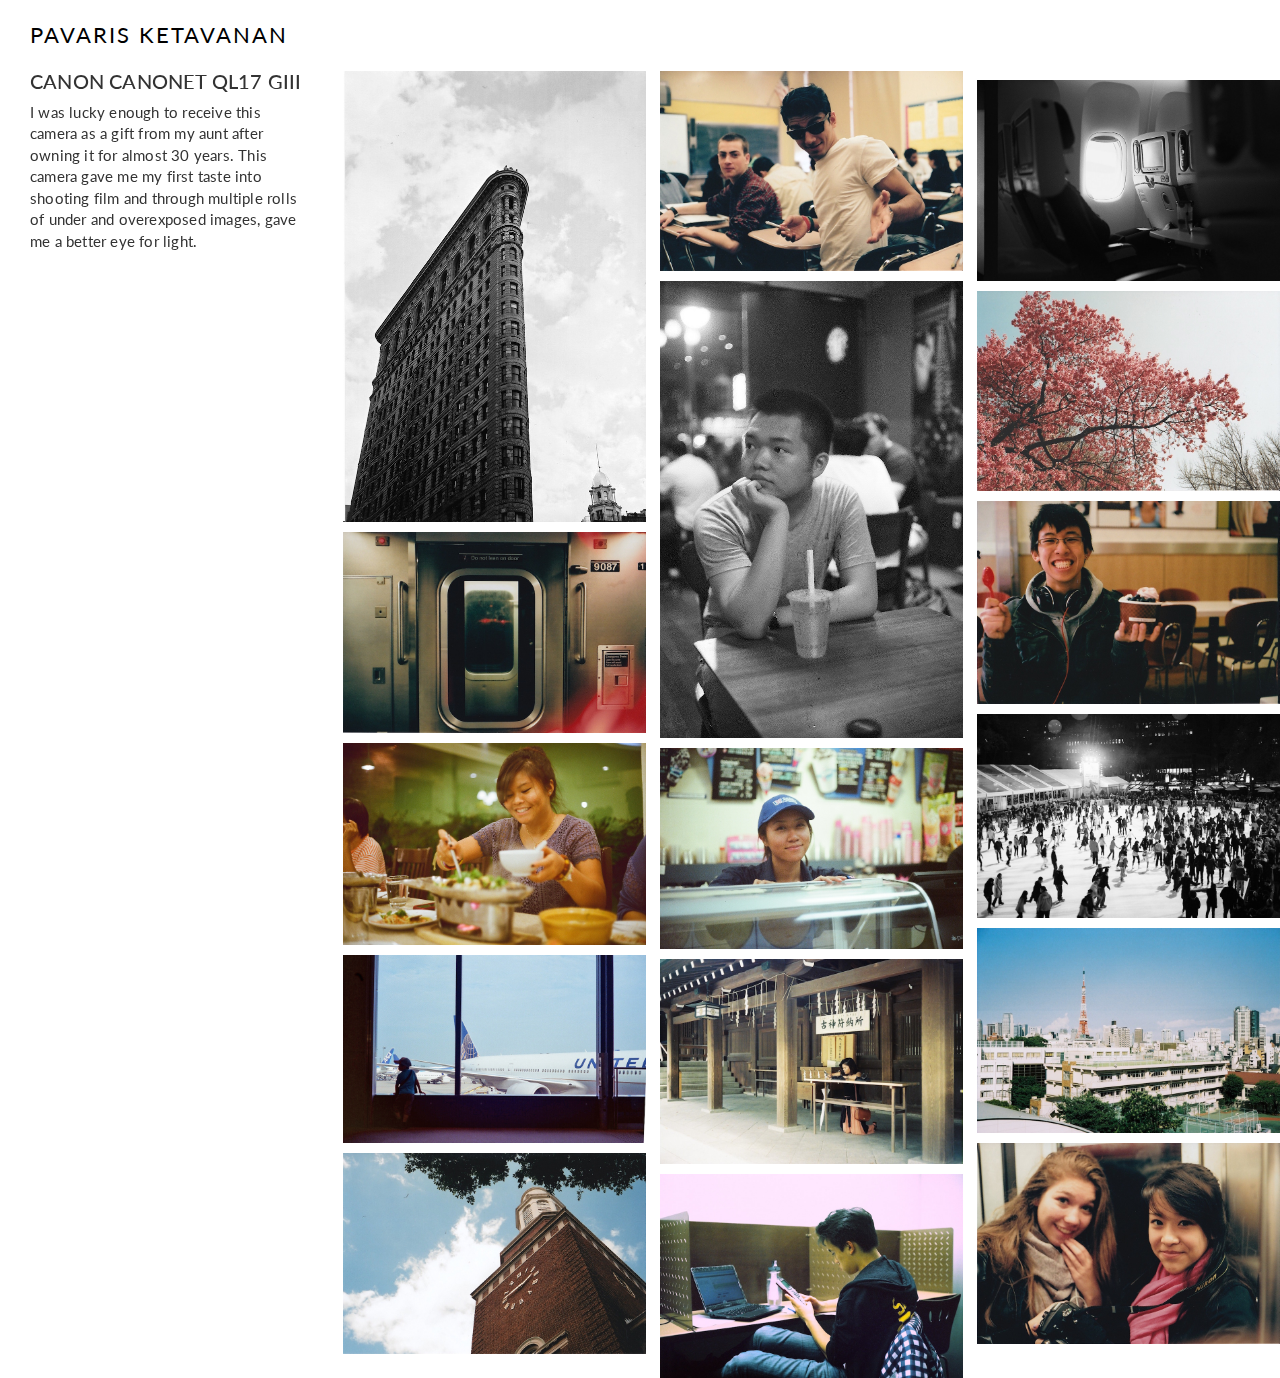
<file: canon.html>
<!DOCTYPE html>
    <html>
        <head>
            <script src="js/jquery-2.1.4.js"></script>
            <script src="js/bootstrap.min.js"></script>
            <script src="js/smooth-scroll.js"></script>
            
            <script src="js/jquery.magnific-popup.js"></script>
            <title>Pavaris Ketavanan</title>
            
            <link rel="shortcut icon" type="image/png" href="img/Logo.png" />
            <link rel="stylesheet" type="text/css" href="css/bootstrap.min.css">
            <link rel="stylesheet" type="text/css" href="css/app.css">
            <meta name="description" content="Engineer. Photographer. Videographer. Graphic Designer." />
            <meta name="viewport" content="width=device-width, initial-scale=1">  
                
            <link href='http://fonts.googleapis.com/css?family=Lato:300' rel='stylesheet' type='text/css'>
            
            <link rel="stylesheet" type="text/css" href="css/photoswipe.css">
            <link rel="stylesheet" type="text/css" href="img/default-skin/default-skin.css">
            <script src="js/photoswipe.min.js"></script>
            <script src="js/photoswipe-ui-default.min.js"></script>
          
            
            <script>
             $(document).ready(function() {
                $("button").click(function() {
                    $('.icon-bar').slideToggle('fast');
                    $('.glyphicon').slideToggle('fast');
                });
            });
            </script>
    
            
        </head>
        
        <body data-spy="scroll" data-target="myNavbar">
            
            
            
       <nav class="navbar navbar-fixed-top navbar-default">
            <div class="container-fluid">
                <!-- Brand and toggle get grouped for better mobile display -->
                <div class="navbar-header">
                    <button type="button" class="navbar-toggle" data-toggle="collapse" data-target="#myNavbar">
                        <span class="icon-bar"></span>
                        <span class="icon-bar"></span>
                        <span class="icon-bar"></span>
                        <span class="glyphicon glyphicon-remove" aria-hidden="true" style="display:none; color:gray;"></span>
                  </button>
                      <a class="navbar-brand" href="http://pavaris.com">PAVARIS KETAVANAN</a>
                    </div>
                    <div class="collapse navbar-collapse invis" id="myNavbar">
                    </div>
                </div>
            </nav>
            
           
<div class="col-sm-3 description fixed">
                    <div>
                        <h3>CANON CANONET QL17 GIII</h3>
                        I was lucky enough to receive this camera as a gift from my aunt after owning it for almost 30 years. This camera gave me my first taste into shooting film and through multiple rolls of under and overexposed images, gave me a better eye for light.
                    </div>
                </div>    
            
            
            <script>
                $(document).ready(function(){
                    var initPhotoSwipeFromDOM = function(gallerySelector) {

                        // parse slide data (url, title, size ...) from DOM elements 
                        // (children of gallerySelector)
                        var parseThumbnailElements = function(el) {
                            var thumbElements = el.childNodes,
                                numNodes = thumbElements.length,
                                items = [],
                                figureEl,
                                linkEl,
                                size,
                                item;

                            for(var i = 0; i < numNodes; i++) {

                                figureEl = thumbElements[i]; // <figure> element

                                // include only element nodes 
                                if(figureEl.nodeType !== 1) {
                                    continue;
                                }

                                linkEl = figureEl.children[0]; // <a> element

                                size = linkEl.getAttribute('data-size').split('x');

                                // create slide object
                                item = {
                                    src: linkEl.getAttribute('href'),
                                    w: parseInt(size[0], 10),
                                    h: parseInt(size[1], 10)
                                };



                                if(figureEl.children.length > 1) {
                                    // <figcaption> content
                                    item.title = figureEl.children[1].innerHTML; 
                                }

                                if(linkEl.children.length > 0) {
                                    // <img> thumbnail element, retrieving thumbnail url
                                    item.msrc = linkEl.children[0].getAttribute('src');
                                } 

                                item.el = figureEl; // save link to element for getThumbBoundsFn
                                items.push(item);
                            }

                            return items;
                        };

                        // find nearest parent element
                        var closest = function closest(el, fn) {
                            return el && ( fn(el) ? el : closest(el.parentNode, fn) );
                        };

                        // triggers when user clicks on thumbnail
                        var onThumbnailsClick = function(e) {
                            e = e || window.event;
                            e.preventDefault ? e.preventDefault() : e.returnValue = false;

                            var eTarget = e.target || e.srcElement;

                            // find root element of slide
                            var clickedListItem = closest(eTarget, function(el) {
                                return (el.tagName && el.tagName.toUpperCase() === 'FIGURE');
                            });

                            if(!clickedListItem) {
                                return;
                            }

                            // find index of clicked item by looping through all child nodes
                            // alternatively, you may define index via data- attribute
                            var clickedGallery = clickedListItem.parentNode,
                                childNodes = clickedListItem.parentNode.childNodes,
                                numChildNodes = childNodes.length,
                                nodeIndex = 0,
                                index;

                            for (var i = 0; i < numChildNodes; i++) {
                                if(childNodes[i].nodeType !== 1) { 
                                    continue; 
                                }

                                if(childNodes[i] === clickedListItem) {
                                    index = nodeIndex;
                                    break;
                                }
                                nodeIndex++;
                            }



                            if(index >= 0) {
                                // open PhotoSwipe if valid index found
                                openPhotoSwipe( index, clickedGallery );
                            }
                            return false;
                        };

                        // parse picture index and gallery index from URL (#&pid=1&gid=2)
                        var photoswipeParseHash = function() {
                            var hash = window.location.hash.substring(1),
                            params = {};

                            if(hash.length < 5) {
                                return params;
                            }

                            var vars = hash.split('&');
                            for (var i = 0; i < vars.length; i++) {
                                if(!vars[i]) {
                                    continue;
                                }
                                var pair = vars[i].split('=');  
                                if(pair.length < 2) {
                                    continue;
                                }           
                                params[pair[0]] = pair[1];
                            }

                            if(params.gid) {
                                params.gid = parseInt(params.gid, 10);
                            }

                            return params;
                        };

                        var openPhotoSwipe = function(index, galleryElement, disableAnimation, fromURL) {
                            var pswpElement = document.querySelectorAll('.pswp')[0],
                                gallery,
                                options,
                                items;

                            items = parseThumbnailElements(galleryElement);

                            // define options (if needed)
                            options = {

                                // define gallery index (for URL)
                                galleryUID: galleryElement.getAttribute('data-pswp-uid'),

                                getThumbBoundsFn: function(index) {
                                    // See Options -> getThumbBoundsFn section of documentation for more info
                                    var thumbnail = items[index].el.getElementsByTagName('img')[0], // find thumbnail
                                        pageYScroll = window.pageYOffset || document.documentElement.scrollTop,
                                        rect = thumbnail.getBoundingClientRect(); 

                                    return {x:rect.left, y:rect.top + pageYScroll, w:rect.width};
                                }

                            };

                            // PhotoSwipe opened from URL
                            if(fromURL) {
                                if(options.galleryPIDs) {
                                    // parse real index when custom PIDs are used 
                                    // http://photoswipe.com/documentation/faq.html#custom-pid-in-url
                                    for(var j = 0; j < items.length; j++) {
                                        if(items[j].pid == index) {
                                            options.index = j;
                                            break;
                                        }
                                    }
                                } else {
                                    // in URL indexes start from 1
                                    options.index = parseInt(index, 10) - 1;
                                }
                            } else {
                                options.index = parseInt(index, 10);
                            }

                            // exit if index not found
                            if( isNaN(options.index) ) {
                                return;
                            }

                            if(disableAnimation) {
                                options.showAnimationDuration = 0;
                            }

                            // Pass data to PhotoSwipe and initialize it
                            gallery = new PhotoSwipe( pswpElement, PhotoSwipeUI_Default, items, options);
                            gallery.init();
                        };

                        // loop through all gallery elements and bind events
                        var galleryElements = document.querySelectorAll( gallerySelector );

                        for(var i = 0, l = galleryElements.length; i < l; i++) {
                            galleryElements[i].setAttribute('data-pswp-uid', i+1);
                            galleryElements[i].onclick = onThumbnailsClick;
                        }

                        // Parse URL and open gallery if it contains #&pid=3&gid=1
                        var hashData = photoswipeParseHash();
                        if(hashData.pid && hashData.gid) {
                            openPhotoSwipe( hashData.pid ,  galleryElements[ hashData.gid - 1 ], true, true );
                        }
                    };

                    // execute above function
                    initPhotoSwipeFromDOM('.my-gallery');
            });
            </script>
            
            
            
            
            
         <div class="container grid-container">

                
            
                <div class="row grid-row scrollable my-gallery">
                    
                    <figure>
                        <a href="img/canon/1.jpg" itemprop="contentUrl" data-size="604x900">
                            <img class="img-responsive" src="img/canon/1.jpg" itemprop="thumbnail" alt="Image description" />
                        </a>
                    </figure>
                    
                    <figure>
                        <a href="img/canon/2.jpg" itemprop="contentUrl" data-size="900x599">
                            <img class="img-responsive" src="img/canon/2.jpg" itemprop="thumbnail" alt="Image description" />
                        </a>
                    </figure>
                        
                    <figure>
                        <a href="img/canon/3.jpg" itemprop="contentUrl" data-size="900x597">                        
                            <img class="img-responsive" src="img/canon/3.jpg" itemprop="thumbnail" alt="Image description" />
                        </a>
                    </figure>
                    
                    <figure>
                        <a href="img/canon/4.jpg" itemprop="contentUrl" data-size="900x560">                        
                            <img class="img-responsive" src="img/canon/4.jpg" itemprop="thumbnail" alt="Image description" />
                        </a>
                    </figure>
                    
                    <figure>
                        <a href="img/canon/5.jpg" itemprop="contentUrl" data-size="900x595">                        
                            <img class="img-responsive" src="img/canon/5.jpg" itemprop="thumbnail" alt="Image description" />
                        </a>
                    </figure>
                    
                    <figure>
                        <a href="img/canon/6.jpg" itemprop="contentUrl" data-size="900x596">                        
                            <img class="img-responsive" src="img/canon/6.jpg" itemprop="thumbnail" alt="Image description" />
                        </a>
                    </figure>
                    
                    <figure>
                        <a href="img/canon/7.jpg" itemprop="contentUrl" data-size="597x900">                        
                            <img class="img-responsive" src="img/canon/7.jpg" itemprop="thumbnail" alt="Image description" />
                        </a>
                    </figure>
                    
                    <figure>
                        <a href="img/canon/8.jpg" itemprop="contentUrl" data-size="900x597">                        
                            <img class="img-responsive" src="img/canon/8.jpg" itemprop="thumbnail" alt="Image description" />
                        </a>
                    </figure>
    
                     <figure>
                        <a href="img/canon/9.jpg" itemprop="contentUrl" data-size="900x608">                        
                            <img class="img-responsive" src="img/canon/9.jpg" itemprop="thumbnail" alt="Image description" />
                        </a>
                    </figure>
                    
                     <figure>
                        <a href="img/canon/10.jpg" itemprop="contentUrl" data-size="900x608">                        
                            <img class="img-responsive" src="img/canon/10.jpg" itemprop="thumbnail" alt="Image description" />
                        </a>
                    </figure>
                    
                     <figure>
                        <a href="img/canon/11.jpg" itemprop="contentUrl" data-size="900x597">                        
                            <img class="img-responsive" src="img/canon/11.jpg" itemprop="thumbnail" alt="Image description" />
                        </a>
                    </figure>
                    
                     <figure>
                        <a href="img/canon/12.jpg" itemprop="contentUrl" data-size="900x595">                        
                            <img class="img-responsive" src="img/canon/12.jpg" itemprop="thumbnail" alt="Image description" />
                        </a>
                    </figure>
                    
                     <figure>
                        <a href="img/canon/13.jpg" itemprop="contentUrl" data-size="900x600">                        
                            <img class="img-responsive" src="img/canon/13.jpg" itemprop="thumbnail" alt="Image description" />
                        </a>
                    </figure>
                    
                     <figure>
                        <a href="img/canon/14.jpg" itemprop="contentUrl" data-size="900x608">                        
                            <img class="img-responsive" src="img/canon/14.jpg" itemprop="thumbnail" alt="Image description" />
                        </a>
                    </figure>
                    
                     <figure>
                        <a href="img/canon/15.jpg" itemprop="contentUrl" data-size="900x608">                        
                            <img class="img-responsive" src="img/canon/15.jpg" itemprop="thumbnail" alt="Image description" />
                        </a>
                    </figure>
                    
                    <figure>
                        <a href="img/canon/16.jpg" itemprop="contentUrl" data-size="900x595">                        
                            <img class="img-responsive" src="img/canon/16.jpg" itemprop="thumbnail" alt="Image description" />
                        </a>
                    </figure>
                    
                    
                </div>
            </div>
                
                

            <!-- Root element of PhotoSwipe. Must have class pswp. -->
            <div class="pswp" tabindex="-1" role="dialog" aria-hidden="true">

                <!-- Background of PhotoSwipe. 
                     It's a separate element, as animating opacity is faster than rgba(). -->
                <div class="pswp__bg"></div>

                <!-- Slides wrapper with overflow:hidden. -->
                <div class="pswp__scroll-wrap">

                    <!-- Container that holds slides. PhotoSwipe keeps only 3 slides in DOM to save memory. -->
                    <!-- don't modify these 3 pswp__item elements, data is added later on. -->
                    <div class="pswp__container">
                        <div class="pswp__item"></div>
                        <div class="pswp__item"></div>
                        <div class="pswp__item"></div>
                    </div>

                    <!-- Default (PhotoSwipeUI_Default) interface on top of sliding area. Can be changed. -->
                    <div class="pswp__ui pswp__ui--hidden" style="display:none">

                        <div class="pswp__top-bar">

                            <!--  Controls are self-explanatory. Order can be changed. -->

                            <div class="pswp__counter"></div>

                            <!-- Preloader demo http://codepen.io/dimsemenov/pen/yyBWoR -->
                            <!-- element will get class pswp__preloader--active when preloader is running -->
                            <div class="pswp__preloader">
                                <div class="pswp__preloader__icn">
                                  <div class="pswp__preloader__cut">
                                    <div class="pswp__preloader__donut"></div>
                                  </div>
                                </div>
                            </div>
                        </div>

                        <div class="pswp__share-modal pswp__share-modal--hidden pswp__single-tap">
                            <div class="pswp__share-tooltip"></div> 
                        </div>


                        <div class="pswp__caption">
                            <div class="pswp__caption__center"></div>
                        </div>

                      </div>

                    </div>

            </div>
            
            
        </body>
        
</html>
</file>
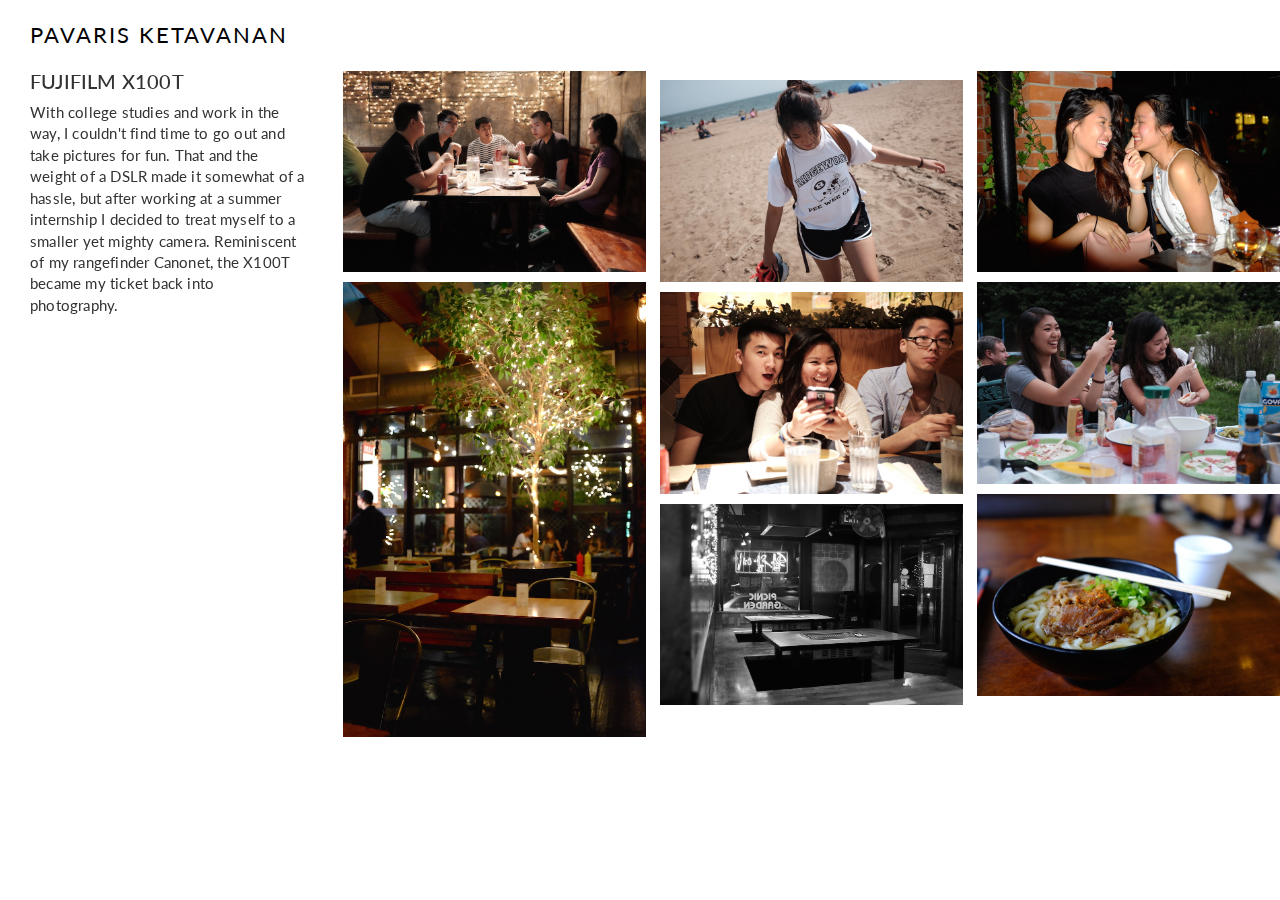
<file: fujifilm.html>
<!DOCTYPE html>
    <html>
        <head>
            <script src="js/jquery-2.1.4.js"></script>
            <script src="js/bootstrap.min.js"></script>
            <script src="js/smooth-scroll.js"></script>
            
            <script src="js/jquery.magnific-popup.js"></script>
            <title>Pavaris Ketavanan</title>
            
            <link rel="shortcut icon" type="image/png" href="img/Logo.png" />
            <link rel="stylesheet" type="text/css" href="css/bootstrap.min.css">
            <link rel="stylesheet" type="text/css" href="css/app.css">
            <meta name="description" content="Engineer. Photographer. Videographer. Graphic Designer." />
            <meta name="viewport" content="width=device-width, initial-scale=1">

            <link href='http://fonts.googleapis.com/css?family=Lato:300' rel='stylesheet' type='text/css'>
            
            <link rel="stylesheet" type="text/css" href="css/photoswipe.css">
            <link rel="stylesheet" type="text/css" href="img/default-skin/default-skin.css">
            <script src="js/photoswipe.min.js"></script>
            <script src="js/photoswipe-ui-default.min.js"></script>

            
            <script>
             $(document).ready(function() {
                $("button").click(function() {
                    $('.icon-bar').slideToggle('fast');
                    $('.glyphicon').slideToggle('fast');
                });
            });
            </script>
    
            
        </head>
        
        <body data-spy="scroll" data-target="myNavbar">
            
            
            
       <nav class="navbar navbar-fixed-top navbar-default">
            <div class="container-fluid">
                <!-- Brand and toggle get grouped for better mobile display -->
                <div class="navbar-header">
                    <button type="button" class="navbar-toggle" data-toggle="collapse" data-target="#myNavbar">
                        <span class="icon-bar"></span>
                        <span class="icon-bar"></span>
                        <span class="icon-bar"></span>
                        <span class="glyphicon glyphicon-remove" aria-hidden="true" style="display:none; color:gray;"></span>
                  </button>
                      <a class="navbar-brand" href="http://pavaris.com">PAVARIS KETAVANAN</a>
                    </div>
                    <div class="collapse navbar-collapse invis" id="myNavbar">

                    </div>
                </div>
            </nav>
            

            <div class="col-sm-3 description fixed">
                    <div>
                        <h3>FUJIFILM X100T</h3>
                        With college studies and work in the way, I couldn't find time to go out and take pictures for fun. That and the weight of a DSLR made it somewhat of a hassle, but after working at a summer internship I decided to treat myself to a smaller yet mighty camera. Reminiscent of my rangefinder Canonet, the X100T became my ticket back into photography.  
                    </div>
                </div>    
            
            
                 <script>
                $(document).ready(function(){
                    var initPhotoSwipeFromDOM = function(gallerySelector) {

                        // parse slide data (url, title, size ...) from DOM elements 
                        // (children of gallerySelector)
                        var parseThumbnailElements = function(el) {
                            var thumbElements = el.childNodes,
                                numNodes = thumbElements.length,
                                items = [],
                                figureEl,
                                linkEl,
                                size,
                                item;

                            for(var i = 0; i < numNodes; i++) {

                                figureEl = thumbElements[i]; // <figure> element

                                // include only element nodes 
                                if(figureEl.nodeType !== 1) {
                                    continue;
                                }

                                linkEl = figureEl.children[0]; // <a> element

                                size = linkEl.getAttribute('data-size').split('x');

                                // create slide object
                                item = {
                                    src: linkEl.getAttribute('href'),
                                    w: parseInt(size[0], 10),
                                    h: parseInt(size[1], 10)
                                };



                                if(figureEl.children.length > 1) {
                                    // <figcaption> content
                                    item.title = figureEl.children[1].innerHTML; 
                                }

                                if(linkEl.children.length > 0) {
                                    // <img> thumbnail element, retrieving thumbnail url
                                    item.msrc = linkEl.children[0].getAttribute('src');
                                } 

                                item.el = figureEl; // save link to element for getThumbBoundsFn
                                items.push(item);
                            }

                            return items;
                        };

                        // find nearest parent element
                        var closest = function closest(el, fn) {
                            return el && ( fn(el) ? el : closest(el.parentNode, fn) );
                        };

                        // triggers when user clicks on thumbnail
                        var onThumbnailsClick = function(e) {
                            e = e || window.event;
                            e.preventDefault ? e.preventDefault() : e.returnValue = false;

                            var eTarget = e.target || e.srcElement;

                            // find root element of slide
                            var clickedListItem = closest(eTarget, function(el) {
                                return (el.tagName && el.tagName.toUpperCase() === 'FIGURE');
                            });

                            if(!clickedListItem) {
                                return;
                            }

                            // find index of clicked item by looping through all child nodes
                            // alternatively, you may define index via data- attribute
                            var clickedGallery = clickedListItem.parentNode,
                                childNodes = clickedListItem.parentNode.childNodes,
                                numChildNodes = childNodes.length,
                                nodeIndex = 0,
                                index;

                            for (var i = 0; i < numChildNodes; i++) {
                                if(childNodes[i].nodeType !== 1) { 
                                    continue; 
                                }

                                if(childNodes[i] === clickedListItem) {
                                    index = nodeIndex;
                                    break;
                                }
                                nodeIndex++;
                            }



                            if(index >= 0) {
                                // open PhotoSwipe if valid index found
                                openPhotoSwipe( index, clickedGallery );
                            }
                            return false;
                        };

                        // parse picture index and gallery index from URL (#&pid=1&gid=2)
                        var photoswipeParseHash = function() {
                            var hash = window.location.hash.substring(1),
                            params = {};

                            if(hash.length < 5) {
                                return params;
                            }

                            var vars = hash.split('&');
                            for (var i = 0; i < vars.length; i++) {
                                if(!vars[i]) {
                                    continue;
                                }
                                var pair = vars[i].split('=');  
                                if(pair.length < 2) {
                                    continue;
                                }           
                                params[pair[0]] = pair[1];
                            }

                            if(params.gid) {
                                params.gid = parseInt(params.gid, 10);
                            }

                            return params;
                        };

                        var openPhotoSwipe = function(index, galleryElement, disableAnimation, fromURL) {
                            var pswpElement = document.querySelectorAll('.pswp')[0],
                                gallery,
                                options,
                                items;

                            items = parseThumbnailElements(galleryElement);

                            // define options (if needed)
                            options = {

                                // define gallery index (for URL)
                                galleryUID: galleryElement.getAttribute('data-pswp-uid'),

                                getThumbBoundsFn: function(index) {
                                    // See Options -> getThumbBoundsFn section of documentation for more info
                                    var thumbnail = items[index].el.getElementsByTagName('img')[0], // find thumbnail
                                        pageYScroll = window.pageYOffset || document.documentElement.scrollTop,
                                        rect = thumbnail.getBoundingClientRect(); 

                                    return {x:rect.left, y:rect.top + pageYScroll, w:rect.width};
                                }

                            };

                            // PhotoSwipe opened from URL
                            if(fromURL) {
                                if(options.galleryPIDs) {
                                    // parse real index when custom PIDs are used 
                                    // http://photoswipe.com/documentation/faq.html#custom-pid-in-url
                                    for(var j = 0; j < items.length; j++) {
                                        if(items[j].pid == index) {
                                            options.index = j;
                                            break;
                                        }
                                    }
                                } else {
                                    // in URL indexes start from 1
                                    options.index = parseInt(index, 10) - 1;
                                }
                            } else {
                                options.index = parseInt(index, 10);
                            }

                            // exit if index not found
                            if( isNaN(options.index) ) {
                                return;
                            }

                            if(disableAnimation) {
                                options.showAnimationDuration = 0;
                            }

                            // Pass data to PhotoSwipe and initialize it
                            gallery = new PhotoSwipe( pswpElement, PhotoSwipeUI_Default, items, options);
                            gallery.init();
                        };

                        // loop through all gallery elements and bind events
                        var galleryElements = document.querySelectorAll( gallerySelector );

                        for(var i = 0, l = galleryElements.length; i < l; i++) {
                            galleryElements[i].setAttribute('data-pswp-uid', i+1);
                            galleryElements[i].onclick = onThumbnailsClick;
                        }

                        // Parse URL and open gallery if it contains #&pid=3&gid=1
                        var hashData = photoswipeParseHash();
                        if(hashData.pid && hashData.gid) {
                            openPhotoSwipe( hashData.pid ,  galleryElements[ hashData.gid - 1 ], true, true );
                        }
                    };

                    // execute above function
                    initPhotoSwipeFromDOM('.my-gallery');
            });
            </script>
            
            
            
            
            
            
            
            
            <div class="container grid-container">

                
            
                <div class="row grid-row scrollable my-gallery">
                    
                    <figure>
                        <a href="img/fujifilm/1.jpg" itemprop="contentUrl" data-size="900x600">
                            <img class="img-responsive" src="img/fujifilm/1.jpg" itemprop="thumbnail" alt="Image description" />
                        </a>
                    </figure>
                    
                    <figure>
                        <a href="img/fujifilm/2.jpg" itemprop="contentUrl" data-size="600x900">
                            <img class="img-responsive" src="img/fujifilm/2.jpg" itemprop="thumbnail" alt="Image description" />
                        </a>
                    </figure>
                        
                    <figure>
                        <a href="img/fujifilm/3.jpg" itemprop="contentUrl" data-size="900x600">                        
                            <img class="img-responsive" src="img/fujifilm/3.jpg" itemprop="thumbnail" alt="Image description" />
                        </a>
                    </figure>
                    
                    <figure>
                        <a href="img/fujifilm/4.jpg" itemprop="contentUrl" data-size="900x600">                        
                            <img class="img-responsive" src="img/fujifilm/4.jpg" itemprop="thumbnail" alt="Image description" />
                        </a>
                    </figure>
                    
                    <figure>
                        <a href="img/fujifilm/5.jpg" itemprop="contentUrl" data-size="900x597">                        
                            <img class="img-responsive" src="img/fujifilm/5.jpg" itemprop="thumbnail" alt="Image description" />
                        </a>
                    </figure>
                    
                    <figure>
                        <a href="img/fujifilm/6.jpg" itemprop="contentUrl" data-size="900x600">                        
                            <img class="img-responsive" src="img/fujifilm/6.jpg" itemprop="thumbnail" alt="Image description" />
                        </a>
                    </figure>
                    
                    <figure>
                        <a href="img/fujifilm/7.jpg" itemprop="contentUrl" data-size="900x600">                        
                            <img class="img-responsive" src="img/fujifilm/7.jpg" itemprop="thumbnail" alt="Image description" />
                        </a>
                    </figure>
                    
                    <figure>
                        <a href="img/fujifilm/8.jpg" itemprop="contentUrl" data-size="900x600">                        
                            <img class="img-responsive" src="img/fujifilm/8.jpg" itemprop="thumbnail" alt="Image description" />
                        </a>
                    </figure>
    
                </div>
            </div>
                
                

            <!-- Root element of PhotoSwipe. Must have class pswp. -->
            <div class="pswp" tabindex="-1" role="dialog" aria-hidden="true">

                <!-- Background of PhotoSwipe. 
                     It's a separate element, as animating opacity is faster than rgba(). -->
                <div class="pswp__bg"></div>

                <!-- Slides wrapper with overflow:hidden. -->
                <div class="pswp__scroll-wrap">

                    <!-- Container that holds slides. PhotoSwipe keeps only 3 slides in DOM to save memory. -->
                    <!-- don't modify these 3 pswp__item elements, data is added later on. -->
                    <div class="pswp__container">
                        <div class="pswp__item"></div>
                        <div class="pswp__item"></div>
                        <div class="pswp__item"></div>
                    </div>

                    <!-- Default (PhotoSwipeUI_Default) interface on top of sliding area. Can be changed. -->
                    <div class="pswp__ui pswp__ui--hidden" style="display:none">

                        <div class="pswp__top-bar">

                            <!--  Controls are self-explanatory. Order can be changed. -->

                            <div class="pswp__counter"></div>

                            <!-- Preloader demo http://codepen.io/dimsemenov/pen/yyBWoR -->
                            <!-- element will get class pswp__preloader--active when preloader is running -->
                            <div class="pswp__preloader">
                                <div class="pswp__preloader__icn">
                                  <div class="pswp__preloader__cut">
                                    <div class="pswp__preloader__donut"></div>
                                  </div>
                                </div>
                            </div>
                        </div>

                        <div class="pswp__share-modal pswp__share-modal--hidden pswp__single-tap">
                            <div class="pswp__share-tooltip"></div> 
                        </div>


                        <div class="pswp__caption">
                            <div class="pswp__caption__center"></div>
                        </div>

                      </div>

                    </div>

            </div>
                
                
        </body>
</html>
</file>
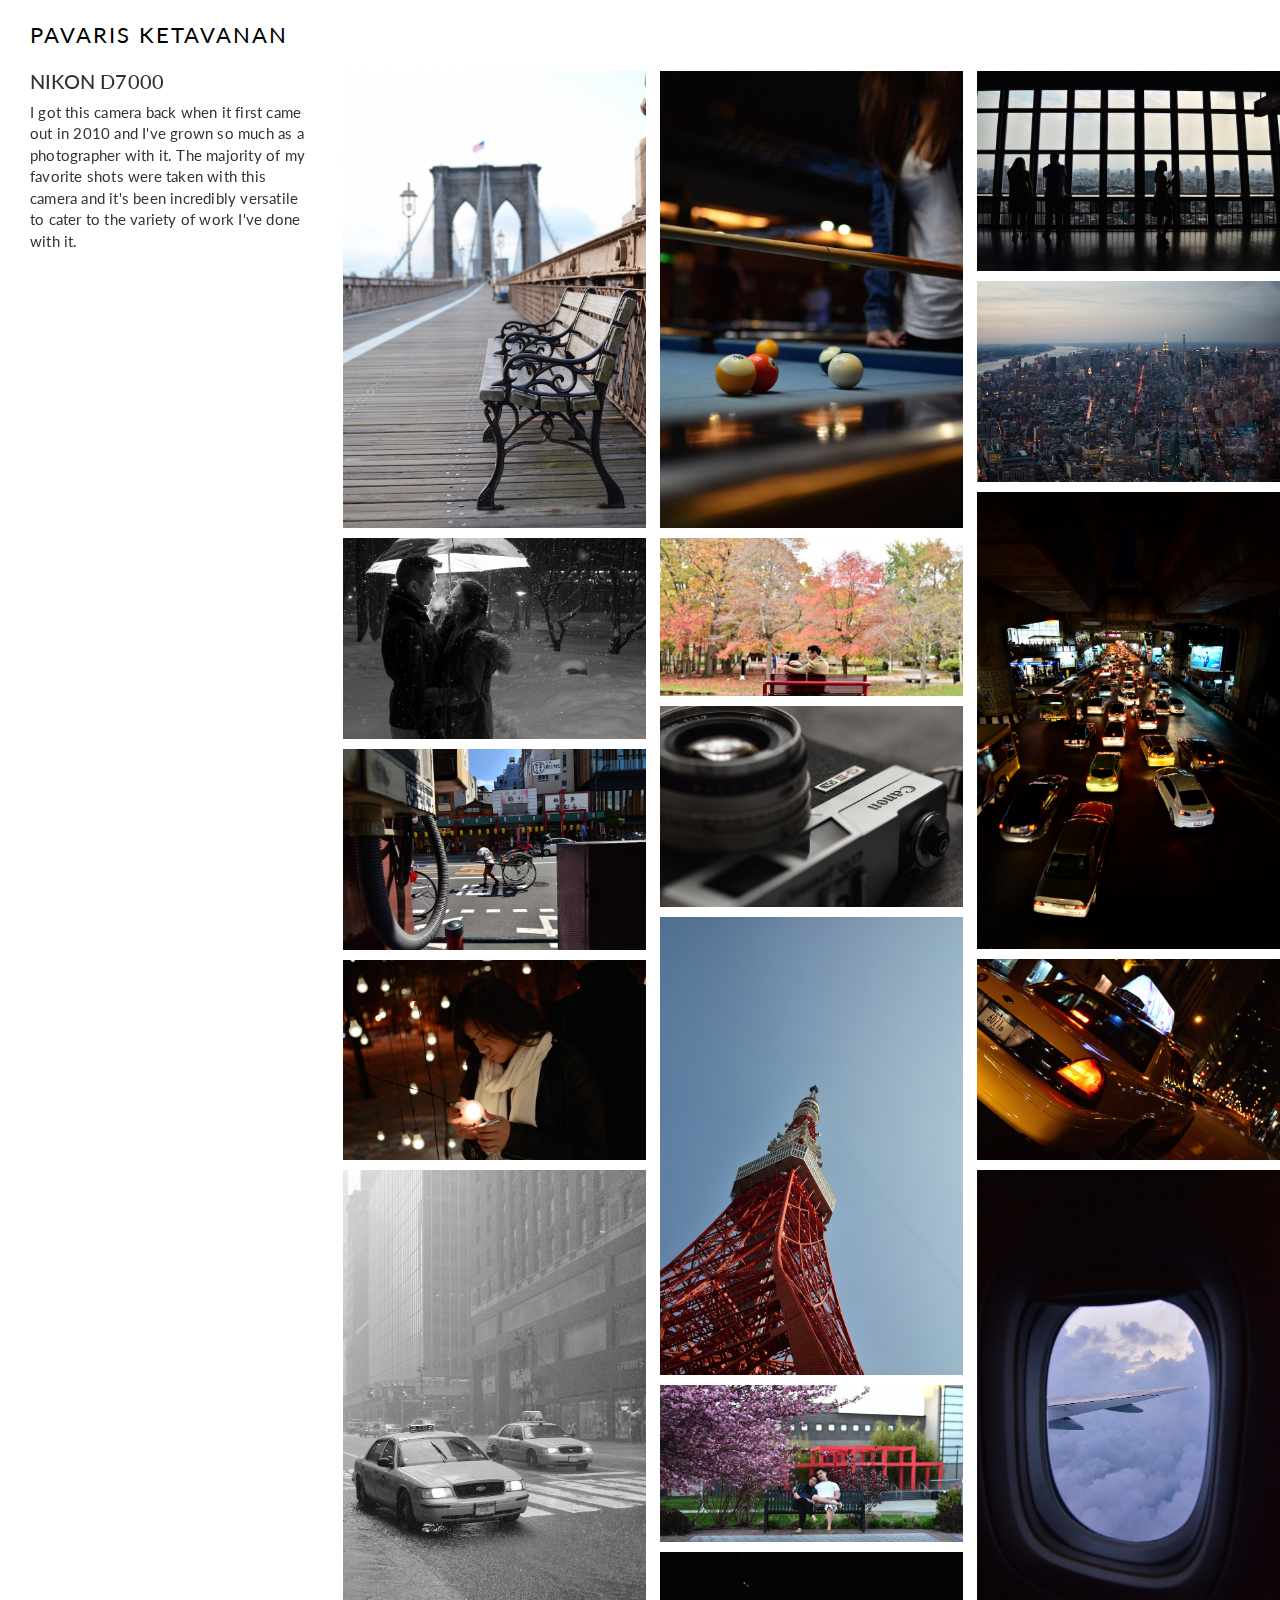
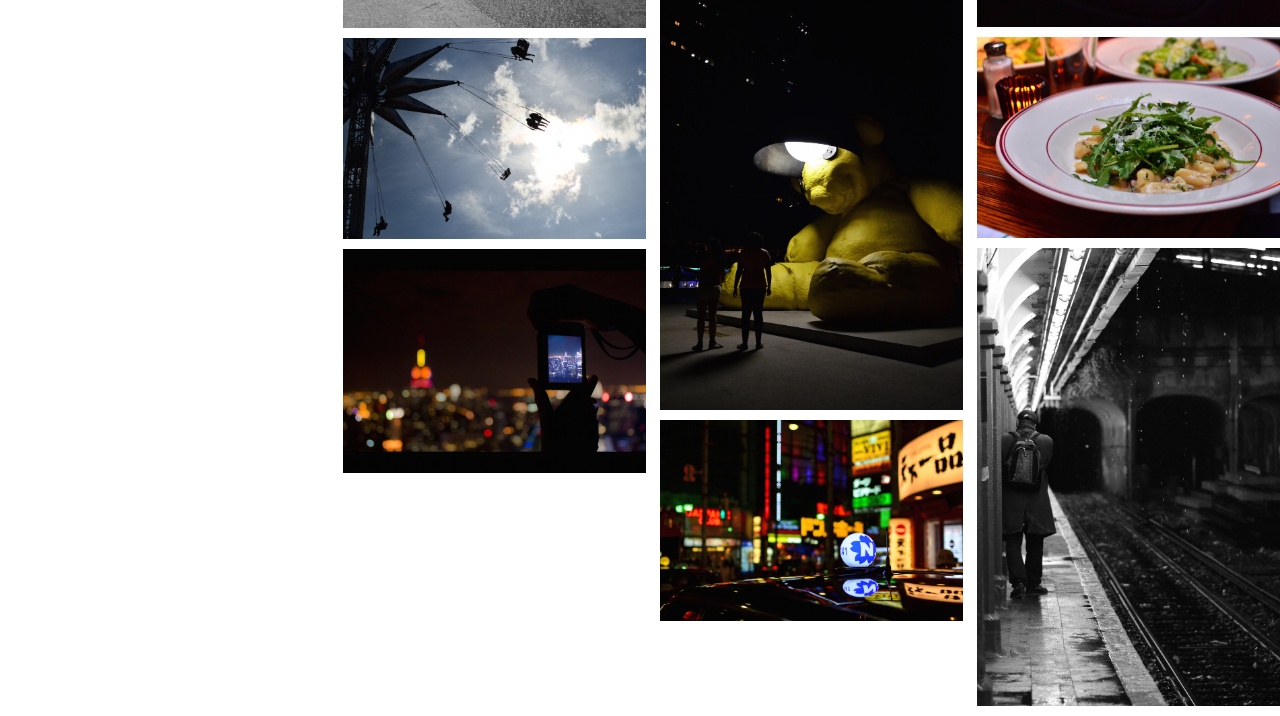
<file: nikon.html>
<!DOCTYPE html>
    <html>
        <head>
            <script src="js/jquery-2.1.4.js"></script>
            <script src="js/bootstrap.min.js"></script>
            <script src="js/smooth-scroll.js"></script>
            
            <script src="js/jquery.magnific-popup.js"></script>
            <title>Pavaris Ketavanan</title>
            
            <link rel="shortcut icon" type="image/png" href="img/Logo.png" />
            <link rel="stylesheet" type="text/css" href="css/bootstrap.min.css">
            <link rel="stylesheet" type="text/css" href="css/app.css">
            <meta name="description" content="Engineer. Photographer. Videographer. Graphic Designer." />
            <meta name="viewport" content="width=device-width, initial-scale=1">

            <link href='http://fonts.googleapis.com/css?family=Lato:300' rel='stylesheet' type='text/css'>
            
            <link rel="stylesheet" type="text/css" href="css/photoswipe.css">
            <link rel="stylesheet" type="text/css" href="img/default-skin/default-skin.css">
            <script src="js/photoswipe.min.js"></script>
            <script src="js/photoswipe-ui-default.min.js"></script>

            
            <script>
             $(document).ready(function() {
                $("button").click(function() {
                    $('.icon-bar').slideToggle('fast');
                    $('.glyphicon').slideToggle('fast');
                });
            });
            </script>
            
           
    
            
        </head>
        
        
        <body data-spy="scroll" data-target="myNavbar">
            
            
            
       <nav class="navbar navbar-fixed-top navbar-default">
            <div class="container-fluid">
                <!-- Brand and toggle get grouped for better mobile display -->
                <div class="navbar-header">
                    <button type="button" class="navbar-toggle" data-toggle="collapse" data-target="#myNavbar">
                        <span class="icon-bar"></span>
                        <span class="icon-bar"></span>
                        <span class="icon-bar"></span>
                        <span class="glyphicon glyphicon-remove" aria-hidden="true" style="display:none; color:gray;"></span>
                  </button>
                      <a class="navbar-brand" href="http://pavaris.com">PAVARIS KETAVANAN</a>
                    </div>
                    <div class="collapse navbar-collapse invis" id="myNavbar">

                    </div>
                </div>
            </nav>
            

            <div class="col-sm-3 description fixed">
                    <div>
                        <h3>NIKON D7000</h3>
                        I got this camera back when it first came out in 2010 and I've grown so much as a photographer with it. The majority of my favorite shots were taken with this camera and it's been incredibly versatile to cater to the variety of work I've done with it. 
                    </div>
            </div>    
           <script>
                $(document).ready(function(){
                    var initPhotoSwipeFromDOM = function(gallerySelector) {

                        // parse slide data (url, title, size ...) from DOM elements 
                        // (children of gallerySelector)
                        var parseThumbnailElements = function(el) {
                            var thumbElements = el.childNodes,
                                numNodes = thumbElements.length,
                                items = [],
                                figureEl,
                                linkEl,
                                size,
                                item;

                            for(var i = 0; i < numNodes; i++) {

                                figureEl = thumbElements[i]; // <figure> element

                                // include only element nodes 
                                if(figureEl.nodeType !== 1) {
                                    continue;
                                }

                                linkEl = figureEl.children[0]; // <a> element

                                size = linkEl.getAttribute('data-size').split('x');

                                // create slide object
                                item = {
                                    src: linkEl.getAttribute('href'),
                                    w: parseInt(size[0], 10),
                                    h: parseInt(size[1], 10)
                                };



                                if(figureEl.children.length > 1) {
                                    // <figcaption> content
                                    item.title = figureEl.children[1].innerHTML; 
                                }

                                if(linkEl.children.length > 0) {
                                    // <img> thumbnail element, retrieving thumbnail url
                                    item.msrc = linkEl.children[0].getAttribute('src');
                                } 

                                item.el = figureEl; // save link to element for getThumbBoundsFn
                                items.push(item);
                            }

                            return items;
                        };

                        // find nearest parent element
                        var closest = function closest(el, fn) {
                            return el && ( fn(el) ? el : closest(el.parentNode, fn) );
                        };

                        // triggers when user clicks on thumbnail
                        var onThumbnailsClick = function(e) {
                            e = e || window.event;
                            e.preventDefault ? e.preventDefault() : e.returnValue = false;

                            var eTarget = e.target || e.srcElement;

                            // find root element of slide
                            var clickedListItem = closest(eTarget, function(el) {
                                return (el.tagName && el.tagName.toUpperCase() === 'FIGURE');
                            });

                            if(!clickedListItem) {
                                return;
                            }

                            // find index of clicked item by looping through all child nodes
                            // alternatively, you may define index via data- attribute
                            var clickedGallery = clickedListItem.parentNode,
                                childNodes = clickedListItem.parentNode.childNodes,
                                numChildNodes = childNodes.length,
                                nodeIndex = 0,
                                index;

                            for (var i = 0; i < numChildNodes; i++) {
                                if(childNodes[i].nodeType !== 1) { 
                                    continue; 
                                }

                                if(childNodes[i] === clickedListItem) {
                                    index = nodeIndex;
                                    break;
                                }
                                nodeIndex++;
                            }



                            if(index >= 0) {
                                // open PhotoSwipe if valid index found
                                openPhotoSwipe( index, clickedGallery );
                            }
                            return false;
                        };

                        // parse picture index and gallery index from URL (#&pid=1&gid=2)
                        var photoswipeParseHash = function() {
                            var hash = window.location.hash.substring(1),
                            params = {};

                            if(hash.length < 5) {
                                return params;
                            }

                            var vars = hash.split('&');
                            for (var i = 0; i < vars.length; i++) {
                                if(!vars[i]) {
                                    continue;
                                }
                                var pair = vars[i].split('=');  
                                if(pair.length < 2) {
                                    continue;
                                }           
                                params[pair[0]] = pair[1];
                            }

                            if(params.gid) {
                                params.gid = parseInt(params.gid, 10);
                            }

                            return params;
                        };

                        var openPhotoSwipe = function(index, galleryElement, disableAnimation, fromURL) {
                            var pswpElement = document.querySelectorAll('.pswp')[0],
                                gallery,
                                options,
                                items;

                            items = parseThumbnailElements(galleryElement);

                            // define options (if needed)
                            options = {

                                // define gallery index (for URL)
                                galleryUID: galleryElement.getAttribute('data-pswp-uid'),

                                getThumbBoundsFn: function(index) {
                                    // See Options -> getThumbBoundsFn section of documentation for more info
                                    var thumbnail = items[index].el.getElementsByTagName('img')[0], // find thumbnail
                                        pageYScroll = window.pageYOffset || document.documentElement.scrollTop,
                                        rect = thumbnail.getBoundingClientRect(); 

                                    return {x:rect.left, y:rect.top + pageYScroll, w:rect.width};
                                }

                            };

                            // PhotoSwipe opened from URL
                            if(fromURL) {
                                if(options.galleryPIDs) {
                                    // parse real index when custom PIDs are used 
                                    // http://photoswipe.com/documentation/faq.html#custom-pid-in-url
                                    for(var j = 0; j < items.length; j++) {
                                        if(items[j].pid == index) {
                                            options.index = j;
                                            break;
                                        }
                                    }
                                } else {
                                    // in URL indexes start from 1
                                    options.index = parseInt(index, 10) - 1;
                                }
                            } else {
                                options.index = parseInt(index, 10);
                            }

                            // exit if index not found
                            if( isNaN(options.index) ) {
                                return;
                            }

                            if(disableAnimation) {
                                options.showAnimationDuration = 0;
                            }

                            // Pass data to PhotoSwipe and initialize it
                            gallery = new PhotoSwipe( pswpElement, PhotoSwipeUI_Default, items, options);
                            gallery.init();
                        };

                        // loop through all gallery elements and bind events
                        var galleryElements = document.querySelectorAll( gallerySelector );

                        for(var i = 0, l = galleryElements.length; i < l; i++) {
                            galleryElements[i].setAttribute('data-pswp-uid', i+1);
                            galleryElements[i].onclick = onThumbnailsClick;
                        }

                        // Parse URL and open gallery if it contains #&pid=3&gid=1
                        var hashData = photoswipeParseHash();
                        if(hashData.pid && hashData.gid) {
                            openPhotoSwipe( hashData.pid ,  galleryElements[ hashData.gid - 1 ], true, true );
                        }
                    };

                    // execute above function
                    initPhotoSwipeFromDOM('.my-gallery');
            });
            </script>
            
            

            
         <div class="container grid-container">                                                                                  



                
                <div class="row grid-row scrollable my-gallery">
                    
                    <figure>
                        <a href="img/nikon/1.jpg" itemprop="contentUrl" data-size="900x1359">
                            <img class="img-responsive" src="img/nikon/1.jpg" itemprop="thumbnail" alt="Image description" />
                        </a>
                    </figure>
                    
                    <figure>
                        <a href="img/nikon/2.jpg" itemprop="contentUrl" data-size="900x597">
                            <img class="img-responsive" src="img/nikon/2.jpg" itemprop="thumbnail" alt="Image description" />
                        </a>
                    </figure>
                        
                    <figure>
                        <a href="img/nikon/3.jpg" itemprop="contentUrl" data-size="900x596">                        
                            <img class="img-responsive" src="img/nikon/3.jpg" itemprop="thumbnail" alt="Image description" />
                        </a>
                    </figure>
                    
                    <figure>
                        <a href="img/nikon/4.jpg" itemprop="contentUrl" data-size="900x596">                        
                            <img class="img-responsive" src="img/nikon/4.jpg" itemprop="thumbnail" alt="Image description" />
                        </a>
                    </figure>
                    
                    <figure>
                        <a href="img/nikon/5.jpg" itemprop="contentUrl" data-size="900x1359">                        
                            <img class="img-responsive" src="img/nikon/5.jpg" itemprop="thumbnail" alt="Image description" />
                        </a>
                    </figure>
                    
                    <figure>
                        <a href="img/nikon/6.jpg" itemprop="contentUrl" data-size="900x596">                        
                            <img class="img-responsive" src="img/nikon/6.jpg" itemprop="thumbnail" alt="Image description" />
                        </a>
                    </figure>
                    
                    <figure>
                        <a href="img/nikon/7.jpg" itemprop="contentUrl" data-size="900x664">                        
                            <img class="img-responsive" src="img/nikon/7.jpg" itemprop="thumbnail" alt="Image description" />
                        </a>
                    </figure>
                    
                    <figure>
                        <a href="img/nikon/8.jpg" itemprop="contentUrl" data-size="900x1359">                        
                            <img class="img-responsive" src="img/nikon/8.jpg" itemprop="thumbnail" alt="Image description" />
                        </a>
                    </figure>
    
                     <figure>
                        <a href="img/nikon/9.jpg" itemprop="contentUrl" data-size="900x470">                        
                            <img class="img-responsive" src="img/nikon/9.jpg" itemprop="thumbnail" alt="Image description" />
                        </a>
                    </figure>
                    
                     <figure>
                        <a href="img/nikon/10.jpg" itemprop="contentUrl" data-size="900x596">                        
                            <img class="img-responsive" src="img/nikon/10.jpg" itemprop="thumbnail" alt="Image description" />
                        </a>
                    </figure>
                    
                     <figure>
                        <a href="img/nikon/11.jpg" itemprop="contentUrl" data-size="900x1359">                        
                            <img class="img-responsive" src="img/nikon/11.jpg" itemprop="thumbnail" alt="Image description" />
                        </a>
                    </figure>
                    
                     <figure>
                        <a href="img/nikon/12.jpg" itemprop="contentUrl" data-size="900x468">                        
                            <img class="img-responsive" src="img/nikon/12.jpg" itemprop="thumbnail" alt="Image description" />
                        </a>
                    </figure>
                    
                     <figure>
                        <a href="img/nikon/13.jpg" itemprop="contentUrl" data-size="900x1359">                        
                            <img class="img-responsive" src="img/nikon/13.jpg" itemprop="thumbnail" alt="Image description" />
                        </a>
                    </figure>
                    
                     <figure>
                        <a href="img/nikon/14.jpg" itemprop="contentUrl" data-size="900x596">                        
                            <img class="img-responsive" src="img/nikon/14.jpg" itemprop="thumbnail" alt="Image description" />
                        </a>
                    </figure>
                    
                     <figure>
                        <a href="img/nikon/15.jpg" itemprop="contentUrl" data-size="900x596">                        
                            <img class="img-responsive" src="img/nikon/15.jpg" itemprop="thumbnail" alt="Image description" />
                        </a>
                    </figure>
                    
                    <figure>
                        <a href="img/nikon/16.jpg" itemprop="contentUrl" data-size="900x596">                        
                            <img class="img-responsive" src="img/nikon/16.jpg" itemprop="thumbnail" alt="Image description" />
                        </a>
                    </figure>
                    
                    <figure>
                        <a href="img/nikon/17.jpg" itemprop="contentUrl" data-size="900x1358">                        
                            <img class="img-responsive" src="img/nikon/17.jpg" itemprop="thumbnail" alt="Image description" />
                        </a>
                    </figure>
                    
                     <figure>
                        <a href="img/nikon/18.jpg" itemprop="contentUrl" data-size="900x596">                        
                            <img class="img-responsive" src="img/nikon/18.jpg" itemprop="thumbnail" alt="Image description" />
                        </a>
                    </figure>
                    
                     <figure>
                        <a href="img/nikon/19.jpg" itemprop="contentUrl" data-size="900x1359">                        
                            <img class="img-responsive" src="img/nikon/19.jpg" itemprop="thumbnail" alt="Image description" />
                        </a>
                    </figure>
                    
                     <figure>
                        <a href="img/nikon/20.jpg" itemprop="contentUrl" data-size="900x596">                        
                            <img class="img-responsive" src="img/nikon/20.jpg" itemprop="thumbnail" alt="Image description" />
                        </a>
                    </figure>
                    
                     <figure>
                        <a href="img/nikon/21.jpg" itemprop="contentUrl" data-size="900x1395">                        
                            <img class="img-responsive" src="img/nikon/21.jpg" itemprop="thumbnail" alt="Image description" />
                        </a>
                    </figure>
                    
                </div>
            </div>
                
                

            <!-- Root element of PhotoSwipe. Must have class pswp. -->
            <div class="pswp" tabindex="-1" role="dialog" aria-hidden="true">

                <!-- Background of PhotoSwipe. 
                     It's a separate element, as animating opacity is faster than rgba(). -->
                <div class="pswp__bg"></div>

                <!-- Slides wrapper with overflow:hidden. -->
                <div class="pswp__scroll-wrap">

                    <!-- Container that holds slides. PhotoSwipe keeps only 3 slides in DOM to save memory. -->
                    <!-- don't modify these 3 pswp__item elements, data is added later on. -->
                    <div class="pswp__container">
                        <div class="pswp__item"></div>
                        <div class="pswp__item"></div>
                        <div class="pswp__item"></div>
                    </div>

                    <!-- Default (PhotoSwipeUI_Default) interface on top of sliding area. Can be changed. -->
                    <div class="pswp__ui pswp__ui--hidden" style="display:none">

                        <div class="pswp__top-bar">

                            <!--  Controls are self-explanatory. Order can be changed. -->

                            <div class="pswp__counter"></div>

                            <!-- Preloader demo http://codepen.io/dimsemenov/pen/yyBWoR -->
                            <!-- element will get class pswp__preloader--active when preloader is running -->
                            <div class="pswp__preloader">
                                <div class="pswp__preloader__icn">
                                  <div class="pswp__preloader__cut">
                                    <div class="pswp__preloader__donut"></div>
                                  </div>
                                </div>
                            </div>
                        </div>

                        <div class="pswp__share-modal pswp__share-modal--hidden pswp__single-tap">
                            <div class="pswp__share-tooltip"></div> 
                        </div>


                        <div class="pswp__caption">
                            <div class="pswp__caption__center"></div>
                        </div>

                      </div>

                    </div>

            </div>
            
            
        </body>
        
</html>
</file>
<file: css/app.css>
body{
    font-family: 'lato';
    height: 100%;

}


html{
    height: 100%;
}

/* navbar */
.navbar-default {
    background-color: #FFF;
    border-color: #FFF;
}

.navbar-brand, .navbar-nav li span a{
    line-height: 70px;
    height: 70px;
    padding-top: 0;
    letter-spacing: 2px; 
}

.navbar-nav li a{
    font-size: 14px;
    margin-right: 35px;
    margin-top: 0px;
    padding: 0px 0px;
    color: gray;
    letter-spacing: 1.5px;
}


.navbar-nav li{
    margin-top: 27px;
}

/* title */
.navbar-default .navbar-brand {
    font-size: 22px;
    color: black;
    padding-left: 30px;
}

.navbar-default .navbar-brand:hover,
.navbar-default .navbar-brand:focus {
    color: #000;
}

/* link */
.navbar-default .navbar-nav > li > a {
    color: #000;
}

.navbar-default .navbar-nav > li > a:hover,
.navbar-default .navbar-nav > li > a:focus {
    color: #000;
}

.navbar-default .navbar-nav > .active > a, 
.navbar-default .navbar-nav > .active > a:hover, 
.navbar-default .navbar-nav > .active > a:focus {
    color: #000;
    background-color: #FFF;
}

.navbar-default .navbar-nav > .open > a, 
.navbar-default .navbar-nav > .open > a:hover, 
.navbar-default .navbar-nav > .open > a:focus {
    color: #555;
    background-color: #FFF;
}

/* caret */
.navbar-default .navbar-nav > .dropdown > a .caret {
    border-top-color: #777;
    border-bottom-color: #777;
}

.navbar-default .navbar-nav > .dropdown > a:hover .caret,
.navbar-default .navbar-nav > .dropdown > a:focus .caret {
    border-top-color: #333;
    border-bottom-color: #333;
}

.navbar-default .navbar-nav > .open > a .caret, 
.navbar-default .navbar-nav > .open > a:hover .caret, 
.navbar-default .navbar-nav > .open > a:focus .caret {
    border-top-color: #555;
    border-bottom-color: #555;
}

/* mobile version */
.navbar-default .navbar-toggle {
    border: none;
    margin-top: 18px;
    background-color: white;
}


.navbar-default .navbar-toggle .icon-bar {
    background-color: #CCC;
}

.navbar-default .navbar-toggle:hover, .navbar-default .navbar-toggle:focus{
    background-color: white;
}


.caption{
    position: absolute;
    width: 100%;
    height: 100%;
    padding: 20px;
    background-color: rgba(0, 0, 0, 0.5);    
    text-align: center;
    opacity: 0;
    transition: opacity 0.7s;
    /* Internet Explorer 10 */
    display:-ms-flexbox;
    -ms-flex-pack:center;
    -ms-flex-align:center;

    /* Firefox */
    display:-moz-box;
    -moz-box-pack:center;
    -moz-box-align:center;

    /* Safari, Opera, and Chrome */
    display:-webkit-box;
    -webkit-box-pack:center;
    -webkit-box-align:center;

    /* W3C */
    display:box;
    box-pack:center;
    box-align:center;

}

.caption-box{
    border: 2px solid ghostwhite;
    padding: 10px;
    font-size: 22px;
    color: whitesmoke;
    transition: all 0.5s ease;
    display: block;
}

.caption-box:hover{
    background-color: white;
    color: dimgray;

}

.wrapper:hover .caption{
    opacity: 1;
    transition: opacity 0.5s;

}

.img-about{
    max-height: 300px;
}

.img-text{
    font-size: 20px;

}

.places img{
        max-height: 55px;
        margin: 0 auto;
    }


.places-des{
    font-size: 16px;
    letter-spacing: 0.1px;
}


#contact{
    background-color: lightgray;
    
}

.contact-container{
    font-size: 20px;   
}

hr{
    border-color: darkgray;
    background-color: darkgray;
    color: darkgray;
}

.logos{
    max-height: 45px;
}


.grid-container{
    padding-top: 70px;
}

*, *:before, *:after {box-sizing:  border-box !important;}


.grid-row {
     -moz-column-width: 20em;
     -webkit-column-width: 20em;
     -moz-column-gap: 1em;
     -webkit-column-gap:1em; 

}


figure {
    padding-bottom: 10px;
}

.description{
    padding-top: 50px;
    padding-left: 30px;
    font-size: 15px;
    letter-spacing: 0.2px;

}

.ksa-videos{
    padding-top: 50px;

}
    

iframe{
    padding-top: 20px;
    width: 100%;
}


.col-sm-6{
    background-color: rgba(255,255,255,0.3);
}


h3{
    font-size: 20px;
}


.mobile-caption{
        background-color: rgba(0, 0, 0, 0);    
        opacity: 1;
        transition: opacity 0.5s;

}

.mobile-caption-box{
        font-size: 18px;
        position: absolute;
        bottom: 0;
        left: 0;
        right: 0;
        border: none;
        background-color: rgba(0, 0, 0, 0);    
        padding-top: 65%;
        opacity: 1;
    }


.fixed{
        position: fixed;

}

.scrollable {
        float: right;
        width: 75%
}




.spinner {
position: fixed;
left: 60%;
    width: 30px;
  height: 30px;
  background-color: gray;

  margin: 100px auto;
  -webkit-animation: rotateplane 1.2s infinite ease-in-out;
  animation: rotateplane 1.2s infinite ease-in-out;
}

@-webkit-keyframes rotateplane {
  0% { -webkit-transform: perspective(120px) }
  50% { -webkit-transform: perspective(120px) rotateY(180deg) }
  100% { -webkit-transform: perspective(120px) rotateY(180deg)  rotateX(180deg) }
}

@keyframes rotateplane {
  0% { 
    transform: perspective(120px) rotateX(0deg) rotateY(0deg);
    -webkit-transform: perspective(120px) rotateX(0deg) rotateY(0deg) 
  } 50% { 
    transform: perspective(120px) rotateX(-180.1deg) rotateY(0deg);
    -webkit-transform: perspective(120px) rotateX(-180.1deg) rotateY(0deg) 
  } 100% { 
    transform: perspective(120px) rotateX(-180deg) rotateY(-179.9deg);
    -webkit-transform: perspective(120px) rotateX(-180deg) rotateY(-179.9deg);
  }
}






@media (max-width: 767px) {
    .navbar-default .navbar-nav .open .dropdown-menu > li > span > a{
        color: #777;
    }
    
    .navbar-default .navbar-nav .open .dropdown-menu > li > span > a:hover,
    .navbar-default .navbar-nav .open .dropdown-menu > li > span > a:focus {
        color: #333;
    }
    
    .navbar-nav li a{
        text-align: center;
        padding-bottom: 20px;
        padding-left: 30px;
        border-bottom: 1px solid ghostwhite;
        line-height: 10px;
    }
    
    .navbar-nav{
        padding: 0;
        margin: 0;
    }
    
    .navbar-default .navbar-brand {
        padding-left: 20px;
        font-size: 20px;
    }
    
    
    .img-about{
        margin-left: auto;
        margin-right: auto;
        
    }
    
    
    .img-text{
        font-size: 15px;
        text-align: center;
    }
    

    .glyphicon-remove{
        margin-left: auto;
        margin-right: auto;
        padding-right: 4px;
        padding-left: 4px;
        padding-bottom: 1px;
    }
    
    .grid-container{
        padding-top: 10px;
        width: 100%;
    }  
    
    .fixed{
        position: inherit;

    }
    .scrollable {
        position: absolute;
    }
    
    iframe{
        padding-top: none;
        width: 100%;
    }
 
    .grid-row{
        width: 100%;
    }
    
    .ksa-videos{
        padding-top: 0px;
        width: 100%;
    }
    
    .spinner{
        left: 45%;
    }
    
    .places-des{
        margin-left: auto;
        margin-right: auto;
    }
        
}




.nav-hover{
    color: gray;
    transition: all 300ms ease;
    border-bottom: 1px solid white;
    
}

/*place bottom border*/
.nav-hover:hover{
    color: black;
    border-bottom: 1px solid black;
    transition: all 1s ease;
    text-decoration: none;

}


.col-md-6{
    margin: 0;
    padding: 0;
    border: 0;
}

.container{
    margin: 0;
    width: 100%;
}


/*links*/

/*Link settings*/
a:visited{
    text-decoration: none;
    color: white;    
}

a:active{
    text-decoration: none;
    color: black;
    box-shadow: none;
    outline: 0;
    -webkit-box-shadow: none;
            box-shadow: none;
}

a:focus{
    box-shadow: none;
    outline: 0;
    -webkit-box-shadow: none;
            box-shadow: none;
    color: black;
}

a:link {
    text-decoration: none;
    color: black;
}
a:hover{
    text-decoration: none;
    background-color: none;
    background: none;
    
}


.active a span{
    border-bottom: 1px solid black;
    color: black;
}
</file>
<file: css/photoswipe.css>
/*! PhotoSwipe main CSS by Dmitry Semenov | photoswipe.com | MIT license */
/*
	Styles for basic PhotoSwipe functionality (sliding area, open/close transitions)
*/
/* pswp = photoswipe */
.pswp {
  display: none;
  position: absolute;
  width: 100%;
  height: 100%;
  left: 0;
  top: 0;
  overflow: hidden;
  -ms-touch-action: none;
  touch-action: none;
  z-index: 1500;
  -webkit-text-size-adjust: 100%;
  /* create separate layer, to avoid paint on window.onscroll in webkit/blink */
  -webkit-backface-visibility: hidden;
  outline: none; }
  .pswp * {
    -webkit-box-sizing: border-box;
            box-sizing: border-box; }
  .pswp img {
    max-width: none; }

/* style is added when JS option showHideOpacity is set to true */
.pswp--animate_opacity {
  /* 0.001, because opacity:0 doesn't trigger Paint action, which causes lag at start of transition */
  opacity: 0.001;
  will-change: opacity;
  /* for open/close transition */
  -webkit-transition: opacity 333ms cubic-bezier(0.4, 0, 0.22, 1);
          transition: opacity 333ms cubic-bezier(0.4, 0, 0.22, 1); }

.pswp--open {
  display: block; }

.pswp--zoom-allowed .pswp__img {
  /* autoprefixer: off */
  cursor: -webkit-zoom-in;
  cursor: -moz-zoom-in;
  cursor: zoom-in; }

.pswp--zoomed-in .pswp__img {
  /* autoprefixer: off */
  cursor: -webkit-grab;
  cursor: -moz-grab;
  cursor: grab; }

.pswp--dragging .pswp__img {
  /* autoprefixer: off */
  cursor: -webkit-grabbing;
  cursor: -moz-grabbing;
  cursor: grabbing; }

/*
	Background is added as a separate element.
	As animating opacity is much faster than animating rgba() background-color.
*/
.pswp__bg {
  position: absolute;
  left: 0;
  top: 0;
  width: 100%;
  height: 100%;
  background: #000;
  opacity: 0;
  -webkit-backface-visibility: hidden;
  will-change: opacity; }

.pswp__scroll-wrap {
  position: absolute;
  left: 0;
  top: 0;
  width: 100%;
  height: 100%;
  overflow: hidden; }

.pswp__container,
.pswp__zoom-wrap {
  -ms-touch-action: none;
  touch-action: none;
  position: absolute;
  left: 0;
  right: 0;
  top: 0;
  bottom: 0; }

/* Prevent selection and tap highlights */
.pswp__container,
.pswp__img {
  -webkit-user-select: none;
  -moz-user-select: none;
  -ms-user-select: none;
      user-select: none;
  -webkit-tap-highlight-color: transparent;
  -webkit-touch-callout: none; }

.pswp__zoom-wrap {
  position: absolute;
  width: 100%;
  -webkit-transform-origin: left top;
  -ms-transform-origin: left top;
  transform-origin: left top;
  /* for open/close transition */
  -webkit-transition: -webkit-transform 333ms cubic-bezier(0.4, 0, 0.22, 1);
          transition: transform 333ms cubic-bezier(0.4, 0, 0.22, 1); }

.pswp__bg {
  will-change: opacity;
  /* for open/close transition */
  -webkit-transition: opacity 333ms cubic-bezier(0.4, 0, 0.22, 1);
          transition: opacity 333ms cubic-bezier(0.4, 0, 0.22, 1); }

.pswp--animated-in .pswp__bg,
.pswp--animated-in .pswp__zoom-wrap {
  -webkit-transition: none;
  transition: none; }

.pswp__container,
.pswp__zoom-wrap {
  -webkit-backface-visibility: hidden;
  will-change: transform; }

.pswp__item {
  position: absolute;
  left: 0;
  right: 0;
  top: 0;
  bottom: 0;
  overflow: hidden; }

.pswp__img {
  position: absolute;
  width: auto;
  height: auto;
  top: 0;
  left: 0; }

/*
	stretched thumbnail or div placeholder element (see below)
	style is added to avoid flickering in webkit/blink when layers overlap
*/
.pswp__img--placeholder {
  -webkit-backface-visibility: hidden; }

/*
	div element that matches size of large image
	large image loads on top of it
*/
.pswp__img--placeholder--blank {
  background: #222; }

.pswp--ie .pswp__img {
  width: 100% !important;
  height: auto !important;
  left: 0;
  top: 0; }

/*
	Error message appears when image is not loaded
	(JS option errorMsg controls markup)
*/
.pswp__error-msg {
  position: absolute;
  left: 0;
  top: 50%;
  width: 100%;
  text-align: center;
  font-size: 14px;
  line-height: 16px;
  margin-top: -8px;
  color: #CCC; }

.pswp__error-msg a {
  color: #CCC;
  text-decoration: underline; }
</file>
<file: img/default-skin/default-skin.css>
/*! PhotoSwipe Default UI CSS by Dmitry Semenov | photoswipe.com | MIT license */
/*

	Contents:

	1. Buttons
	2. Share modal and links
	3. Index indicator ("1 of X" counter)
	4. Caption
	5. Loading indicator
	6. Additional styles (root element, top bar, idle state, hidden state, etc.)

*/
/*
	
	1. Buttons

 */
/* <button> css reset */
.pswp__button {
  width: 44px;
  height: 44px;
  position: relative;
  background: none;
  cursor: pointer;
  overflow: visible;
  -webkit-appearance: none;
  display: block;
  border: 0;
  padding: 0;
  margin: 0;
  float: right;
  opacity: 0.75;
  -webkit-transition: opacity 0.2s;
          transition: opacity 0.2s;
  -webkit-box-shadow: none;
          box-shadow: none; }
  .pswp__button:focus,
  .pswp__button:hover {
    opacity: 1; }
  .pswp__button:active {
    outline: none;
    opacity: 0.9; }
  .pswp__button::-moz-focus-inner {
    padding: 0;
    border: 0; }

/* pswp__ui--over-close class it added when mouse is over element that should close gallery */
.pswp__ui--over-close .pswp__button--close {
  opacity: 1; }

.pswp__button,
.pswp__button--arrow--left:before,
.pswp__button--arrow--right:before {
  background: url(default-skin.png) 0 0 no-repeat;
  background-size: 264px 88px;
  width: 44px;
  height: 44px; }

@media (-webkit-min-device-pixel-ratio: 1.1), (-webkit-min-device-pixel-ratio: 1.09375), (min-resolution: 105dpi), (min-resolution: 1.1dppx) {
  /* Serve SVG sprite if browser supports SVG and resolution is more than 105dpi */
  .pswp--svg .pswp__button,
  .pswp--svg .pswp__button--arrow--left:before,
  .pswp--svg .pswp__button--arrow--right:before {
    background-image: url(default-skin.svg); }
  .pswp--svg .pswp__button--arrow--left,
  .pswp--svg .pswp__button--arrow--right {
    background: none; } }

.pswp__button--close {
  background-position: 0 -44px; }

.pswp__button--share {
  background-position: -44px -44px; }

.pswp__button--fs {
  display: none; }

.pswp--supports-fs .pswp__button--fs {
  display: block; }

.pswp--fs .pswp__button--fs {
  background-position: -44px 0; }

.pswp__button--zoom {
  display: none;
  background-position: -88px 0; }

.pswp--zoom-allowed .pswp__button--zoom {
  display: block; }

.pswp--zoomed-in .pswp__button--zoom {
  background-position: -132px 0; }

/* no arrows on touch screens */
.pswp--touch .pswp__button--arrow--left,
.pswp--touch .pswp__button--arrow--right {
  visibility: hidden; }

/*
	Arrow buttons hit area
	(icon is added to :before pseudo-element)
*/
.pswp__button--arrow--left,
.pswp__button--arrow--right {
  background: none;
  top: 50%;
  margin-top: -50px;
  width: 70px;
  height: 100px;
  position: absolute; }

.pswp__button--arrow--left {
  left: 0; }

.pswp__button--arrow--right {
  right: 0; }

.pswp__button--arrow--left:before,
.pswp__button--arrow--right:before {
  content: '';
  top: 35px;
  background-color: rgba(0, 0, 0, 0.3);
  height: 30px;
  width: 32px;
  position: absolute; }

.pswp__button--arrow--left:before {
  left: 6px;
  background-position: -138px -44px; }

.pswp__button--arrow--right:before {
  right: 6px;
  background-position: -94px -44px; }

/*

	2. Share modal/popup and links

 */
.pswp__counter,
.pswp__share-modal {
  -webkit-user-select: none;
  -moz-user-select: none;
  -ms-user-select: none;
      user-select: none; }

.pswp__share-modal {
  display: block;
  background: rgba(0, 0, 0, 0.5);
  width: 100%;
  height: 100%;
  top: 0;
  left: 0;
  padding: 10px;
  position: absolute;
  z-index: 1600;
  opacity: 0;
  -webkit-transition: opacity 0.25s ease-out;
          transition: opacity 0.25s ease-out;
  -webkit-backface-visibility: hidden;
  will-change: opacity; }

.pswp__share-modal--hidden {
  display: none; }

.pswp__share-tooltip {
  z-index: 1620;
  position: absolute;
  background: #FFF;
  top: 56px;
  border-radius: 2px;
  display: block;
  width: auto;
  right: 44px;
  -webkit-box-shadow: 0 2px 5px rgba(0, 0, 0, 0.25);
          box-shadow: 0 2px 5px rgba(0, 0, 0, 0.25);
  -webkit-transform: translateY(6px);
      -ms-transform: translateY(6px);
          transform: translateY(6px);
  -webkit-transition: -webkit-transform 0.25s;
          transition: transform 0.25s;
  -webkit-backface-visibility: hidden;
  will-change: transform; }
  .pswp__share-tooltip a {
    display: block;
    padding: 8px 12px;
    color: #000;
    text-decoration: none;
    font-size: 14px;
    line-height: 18px; }
    .pswp__share-tooltip a:hover {
      text-decoration: none;
      color: #000; }
    .pswp__share-tooltip a:first-child {
      /* round corners on the first/last list item */
      border-radius: 2px 2px 0 0; }
    .pswp__share-tooltip a:last-child {
      border-radius: 0 0 2px 2px; }

.pswp__share-modal--fade-in {
  opacity: 1; }
  .pswp__share-modal--fade-in .pswp__share-tooltip {
    -webkit-transform: translateY(0);
        -ms-transform: translateY(0);
            transform: translateY(0); }

/* increase size of share links on touch devices */
.pswp--touch .pswp__share-tooltip a {
  padding: 16px 12px; }

a.pswp__share--facebook:before {
  content: '';
  display: block;
  width: 0;
  height: 0;
  position: absolute;
  top: -12px;
  right: 15px;
  border: 6px solid transparent;
  border-bottom-color: #FFF;
  -webkit-pointer-events: none;
  -moz-pointer-events: none;
  pointer-events: none; }

a.pswp__share--facebook:hover {
  background: #3E5C9A;
  color: #FFF; }
  a.pswp__share--facebook:hover:before {
    border-bottom-color: #3E5C9A; }

a.pswp__share--twitter:hover {
  background: #55ACEE;
  color: #FFF; }

a.pswp__share--pinterest:hover {
  background: #CCC;
  color: #CE272D; }

a.pswp__share--download:hover {
  background: #DDD; }

/*

	3. Index indicator ("1 of X" counter)

 */
.pswp__counter {
  position: absolute;
  left: 0;
  top: 0;
  height: 44px;
  font-size: 13px;
  line-height: 44px;
  color: #FFF;
  opacity: 0.75;
  padding: 0 10px; }

/*
	
	4. Caption

 */
.pswp__caption {
  position: absolute;
  left: 0;
  bottom: 0;
  width: 100%;
  min-height: 44px; }
  .pswp__caption small {
    font-size: 11px;
    color: #BBB; }

.pswp__caption__center {
  text-align: left;
  max-width: 420px;
  margin: 0 auto;
  font-size: 13px;
  padding: 10px;
  line-height: 20px;
  color: #CCC; }

.pswp__caption--empty {
  display: none; }

/* Fake caption element, used to calculate height of next/prev image */
.pswp__caption--fake {
  visibility: hidden; }

/*

	5. Loading indicator (preloader)

	You can play with it here - http://codepen.io/dimsemenov/pen/yyBWoR

 */
.pswp__preloader {
  width: 44px;
  height: 44px;
  position: absolute;
  top: 0;
  left: 50%;
  margin-left: -22px;
  opacity: 0;
  -webkit-transition: opacity 0.25s ease-out;
          transition: opacity 0.25s ease-out;
  will-change: opacity;
  direction: ltr; }

.pswp__preloader__icn {
  width: 20px;
  height: 20px;
  margin: 12px; }

.pswp__preloader--active {
  opacity: 1; }
  .pswp__preloader--active .pswp__preloader__icn {
    /* We use .gif in browsers that don't support CSS animation */
    background: url(preloader.gif) 0 0 no-repeat; }

.pswp--css_animation .pswp__preloader--active {
  opacity: 1; }
  .pswp--css_animation .pswp__preloader--active .pswp__preloader__icn {
    -webkit-animation: clockwise 500ms linear infinite;
            animation: clockwise 500ms linear infinite; }
  .pswp--css_animation .pswp__preloader--active .pswp__preloader__donut {
    -webkit-animation: donut-rotate 1000ms cubic-bezier(0.4, 0, 0.22, 1) infinite;
            animation: donut-rotate 1000ms cubic-bezier(0.4, 0, 0.22, 1) infinite; }

.pswp--css_animation .pswp__preloader__icn {
  background: none;
  opacity: 0.75;
  width: 14px;
  height: 14px;
  position: absolute;
  left: 15px;
  top: 15px;
  margin: 0; }

.pswp--css_animation .pswp__preloader__cut {
  /* 
			The idea of animating inner circle is based on Polymer ("material") loading indicator 
			 by Keanu Lee https://blog.keanulee.com/2014/10/20/the-tale-of-three-spinners.html
		*/
  position: relative;
  width: 7px;
  height: 14px;
  overflow: hidden; }

.pswp--css_animation .pswp__preloader__donut {
  -webkit-box-sizing: border-box;
          box-sizing: border-box;
  width: 14px;
  height: 14px;
  border: 2px solid #FFF;
  border-radius: 50%;
  border-left-color: transparent;
  border-bottom-color: transparent;
  position: absolute;
  top: 0;
  left: 0;
  background: none;
  margin: 0; }

@media screen and (max-width: 1024px) {
  .pswp__preloader {
    position: relative;
    left: auto;
    top: auto;
    margin: 0;
    float: right; } }

@-webkit-keyframes clockwise {
  0% {
    -webkit-transform: rotate(0deg);
            transform: rotate(0deg); }
  100% {
    -webkit-transform: rotate(360deg);
            transform: rotate(360deg); } }

@keyframes clockwise {
  0% {
    -webkit-transform: rotate(0deg);
            transform: rotate(0deg); }
  100% {
    -webkit-transform: rotate(360deg);
            transform: rotate(360deg); } }

@-webkit-keyframes donut-rotate {
  0% {
    -webkit-transform: rotate(0);
            transform: rotate(0); }
  50% {
    -webkit-transform: rotate(-140deg);
            transform: rotate(-140deg); }
  100% {
    -webkit-transform: rotate(0);
            transform: rotate(0); } }

@keyframes donut-rotate {
  0% {
    -webkit-transform: rotate(0);
            transform: rotate(0); }
  50% {
    -webkit-transform: rotate(-140deg);
            transform: rotate(-140deg); }
  100% {
    -webkit-transform: rotate(0);
            transform: rotate(0); } }

/*
	
	6. Additional styles

 */
/* root element of UI */
.pswp__ui {
  -webkit-font-smoothing: auto;
  visibility: visible;
  opacity: 1;
  z-index: 1550; }

/* top black bar with buttons and "1 of X" indicator */
.pswp__top-bar {
  position: absolute;
  left: 0;
  top: 0;
  height: 44px;
  width: 100%; }

.pswp__caption,
.pswp__top-bar,
.pswp--has_mouse .pswp__button--arrow--left,
.pswp--has_mouse .pswp__button--arrow--right {
  -webkit-backface-visibility: hidden;
  will-change: opacity;
  -webkit-transition: opacity 333ms cubic-bezier(0.4, 0, 0.22, 1);
          transition: opacity 333ms cubic-bezier(0.4, 0, 0.22, 1); }

/* pswp--has_mouse class is added only when two subsequent mousemove events occur */
.pswp--has_mouse .pswp__button--arrow--left,
.pswp--has_mouse .pswp__button--arrow--right {
  visibility: visible; }

.pswp__top-bar,
.pswp__caption {
  background-color: rgba(0, 0, 0, 0.5); }

/* pswp__ui--fit class is added when main image "fits" between top bar and bottom bar (caption) */
.pswp__ui--fit .pswp__top-bar,
.pswp__ui--fit .pswp__caption {
  background-color: rgba(0, 0, 0, 0.3); }

/* pswp__ui--idle class is added when mouse isn't moving for several seconds (JS option timeToIdle) */
.pswp__ui--idle .pswp__top-bar {
  opacity: 0; }

.pswp__ui--idle .pswp__button--arrow--left,
.pswp__ui--idle .pswp__button--arrow--right {
  opacity: 0; }

/*
	pswp__ui--hidden class is added when controls are hidden
	e.g. when user taps to toggle visibility of controls
*/
.pswp__ui--hidden .pswp__top-bar,
.pswp__ui--hidden .pswp__caption,
.pswp__ui--hidden .pswp__button--arrow--left,
.pswp__ui--hidden .pswp__button--arrow--right {
  /* Force paint & create composition layer for controls. */
  opacity: 0.001; }

/* pswp__ui--one-slide class is added when there is just one item in gallery */
.pswp__ui--one-slide .pswp__button--arrow--left,
.pswp__ui--one-slide .pswp__button--arrow--right,
.pswp__ui--one-slide .pswp__counter {
  display: none; }

.pswp__element--disabled {
  display: none !important; }

.pswp--minimal--dark .pswp__top-bar {
  background: none; }
</file>
